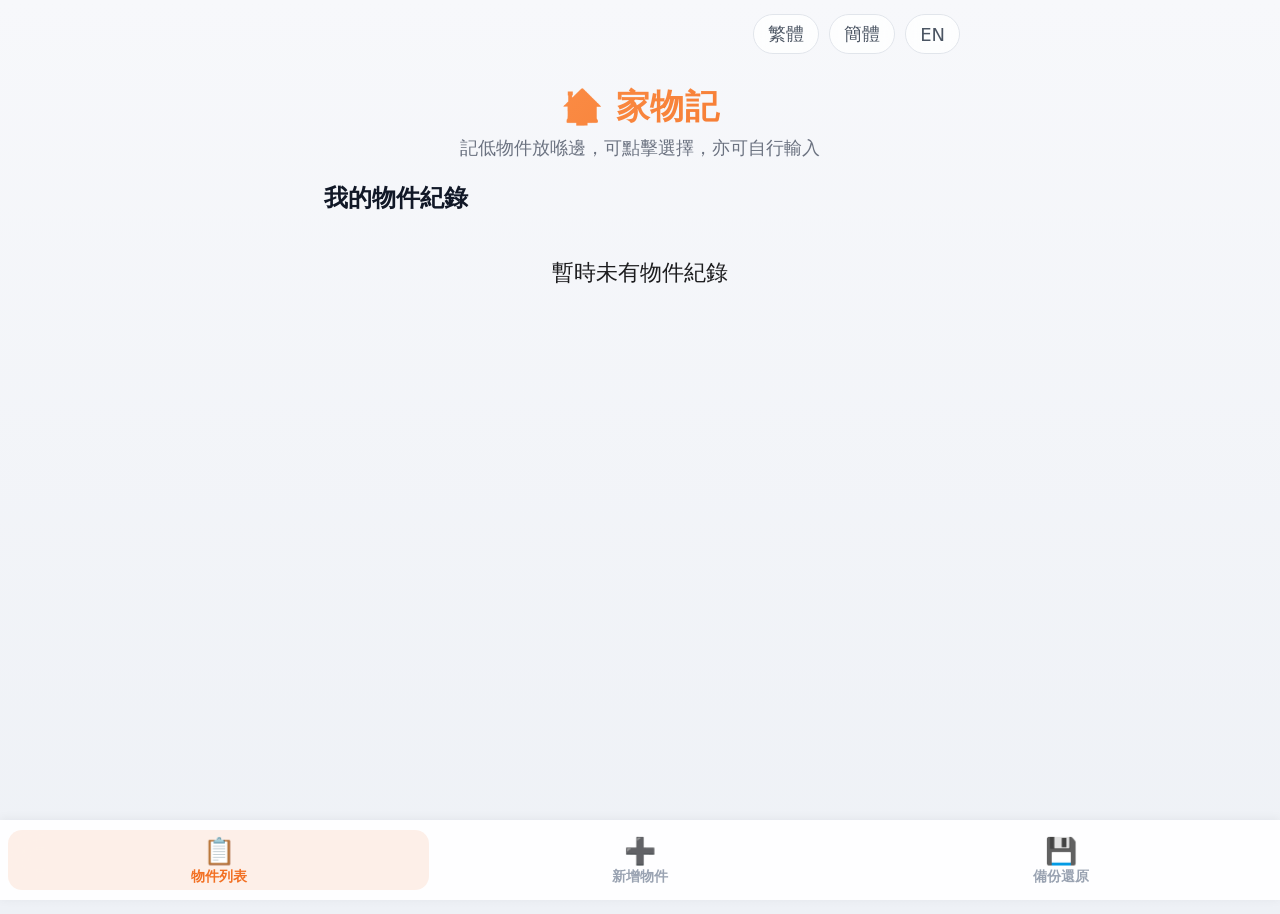
<file: index.html>
<!DOCTYPE html>
<html lang="zh-Hant">
<head>
  <meta charset="UTF-8" />
  <meta name="viewport" content="width=device-width, initial-scale=1.0, maximum-scale=1.0, user-scalable=no, viewport-fit=cover, interactive-widget=resizes-content" />
  <meta name="apple-mobile-web-app-capable" content="yes">
  <meta name="apple-mobile-web-app-status-bar-style" content="default">
  <title>HomeItemMemo｜家物記</title>
  <link rel="stylesheet" href="style.css">
  <link rel="icon" type="image/png" sizes="192x192" href="./icon-192.png">
<link rel="icon" type="image/png" sizes="512x512" href="./icon-512.png">
<link rel="manifest" href="./manifest.json">
<meta name="theme-color" content="#2563eb">
</head>
<body>
<div class="container">
  <!-- 語言切換 -->
  <div class="lang-switch">
    <button onclick="setLang('zh-hant')">繁體</button>
    <button onclick="setLang('zh-cn')">簡體</button>
    <button onclick="setLang('en')">EN</button>
  </div>
  <header>
    <h1>🏠 <span data-i18n="appTitle">家物記</span></h1>
    <p class="subtitle" data-i18n="subtitle">記低物件放喺邊，可點擊選擇，亦可自行輸入</p>
  </header>
  <!-- 頁面：查看所有物件（預設顯示） -->
  <div id="page-list" class="page">
    <h2 data-i18n="pageListTitle">我的物件紀錄</h2>
    <div id="item-list-container"></div>
  </div>
  <!-- 頁面：新增物件 -->
  <div id="page-add" class="page hidden">
    <h2 data-i18n="pageAddTitle">新增物件</h2>
    <p class="label" data-i18n="labelItemName">揀物件類別，或自己輸入物件名稱</p>
    <input id="custom-name-input" class="input-box" data-placeholder-i18n="phItemName" placeholder="自行輸入物件名稱（例如：老花眼鏡）">
    <div id="item-btn-grid" class="btn-grid">
    </div>
    <p class="label" data-i18n="labelPlace">揀存放位置，或自己輸入位置</p>
    <input id="custom-place-input" class="input-box" data-placeholder-i18n="phPlace" placeholder="自行輸入存放位置（例如：書房第二格櫃）">
    <div id="place-btn-grid" class="btn-grid">
    </div>
    <p class="label" data-i18n="labelPhoto">物件相片（可唔影）</p>
    <button class="big-secondary-btn" onclick="openCamera()">📷 <span data-i18n="btnCamera">拍攝相片</span></button>
    <div id="photo-preview-wrap" class="hidden">
      <img id="photo-preview" alt="物件相片">
      <button class="clear-photo-btn" onclick="clearTempPhoto()" data-i18n="btnClearPhoto">清除相片</button>
    </div>
    <div class="info-card">
      <p><span data-i18n="textItem">物件：</span><span id="tmp-name">未揀</span></p>
      <p><span data-i18n="textPlace">位置：</span><span id="tmp-place">未揀</span></p>
    </div>
    <button class="big-primary-btn save-btn" onclick="saveNewItem()">✅ <span data-i18n="btnSave">儲存呢項紀錄</span></button>
  </div>
  <!-- 頁面：備份還原 -->
  <div id="page-backup" class="page hidden">
    <h2 data-i18n="pageBackupTitle">資料備份與還原</h2>
    <p class="tip" data-i18n="tipBackup">建議定期備份，換手機可以還原翻紀錄</p>
    <button class="big-primary-btn" onclick="exportBackup()">📤 <span data-i18n="btnExport">匯出備份檔</span></button>
    <button class="big-secondary-btn" onclick="document.getElementById('import-file').click()">📥 <span data-i18n="btnImport">匯入備份檔</span></button>
    <input type="file" id="import-file" accept=".json" class="hidden" onchange="importBackup(event)">
    <!-- 贊助按鈕 -->
    <div style="margin-top:24px;border-top:1px solid #e5e7eb;padding-top:20px;">
      <button class="big-secondary-btn sponsor-button" onclick="openSponsorPage()">
        💛 <span data-i18n="btnSponsor">支持開發者</span>
      </button>
      <!-- 私隱政策按鈕【新增加】 -->
      <button id="privacyPolicyBtn" class="big-secondary-btn sponsor-button" style="margin-top:12px;">
        📄 私隱政策 Privacy Policy
      </button>
    </div>
  </div>
  <!-- 物件詳情彈窗 -->
  <div id="detail-modal" class="modal-wrap hidden">
    <div class="modal-box">
      <h3 id="modal-title"></h3>
      <div id="modal-photo-wrap" class="hidden">
        <img id="modal-photo">
      </div>
      <p id="modal-place"></p>
      <div class="modal-btn-row">
        <button class="del-modal-btn" onclick="deleteCurrentItem()">🗑 <span data-i18n="btnDelete">刪除</span></button>
        <button onclick="closeModal()"><span data-i18n="btnClose">關閉</span></button>
      </div>
    </div>
  </div>
</div>
<!-- 底部Tab欄 -->
<div class="bottom-tab-bar" id="tabBar">
  <div class="tab-item active" data-page="page-list">
    <div class="tab-icon">📋</div>
    <div class="tab-text" data-i18n="tabList">物件列表</div>
  </div>
  <div class="tab-item" data-page="page-add">
    <div class="tab-icon">➕</div>
    <div class="tab-text" data-i18n="tabAdd">新增物件</div>
  </div>
  <div class="tab-item" data-page="page-backup">
    <div class="tab-icon">💾</div>
    <div class="tab-text" data-i18n="tabBackup">備份還原</div>
  </div>
</div>
<script src="script.js"></script>
<script>
// 註冊PWA Service Worker
if ('serviceWorker' in navigator) {
  window.addEventListener('load', () => {
    navigator.serviceWorker.register('./sw.js')
      .catch(err => console.log("SW註冊失敗：", err));
  });
}
</script>
</body>
</html>
</file>
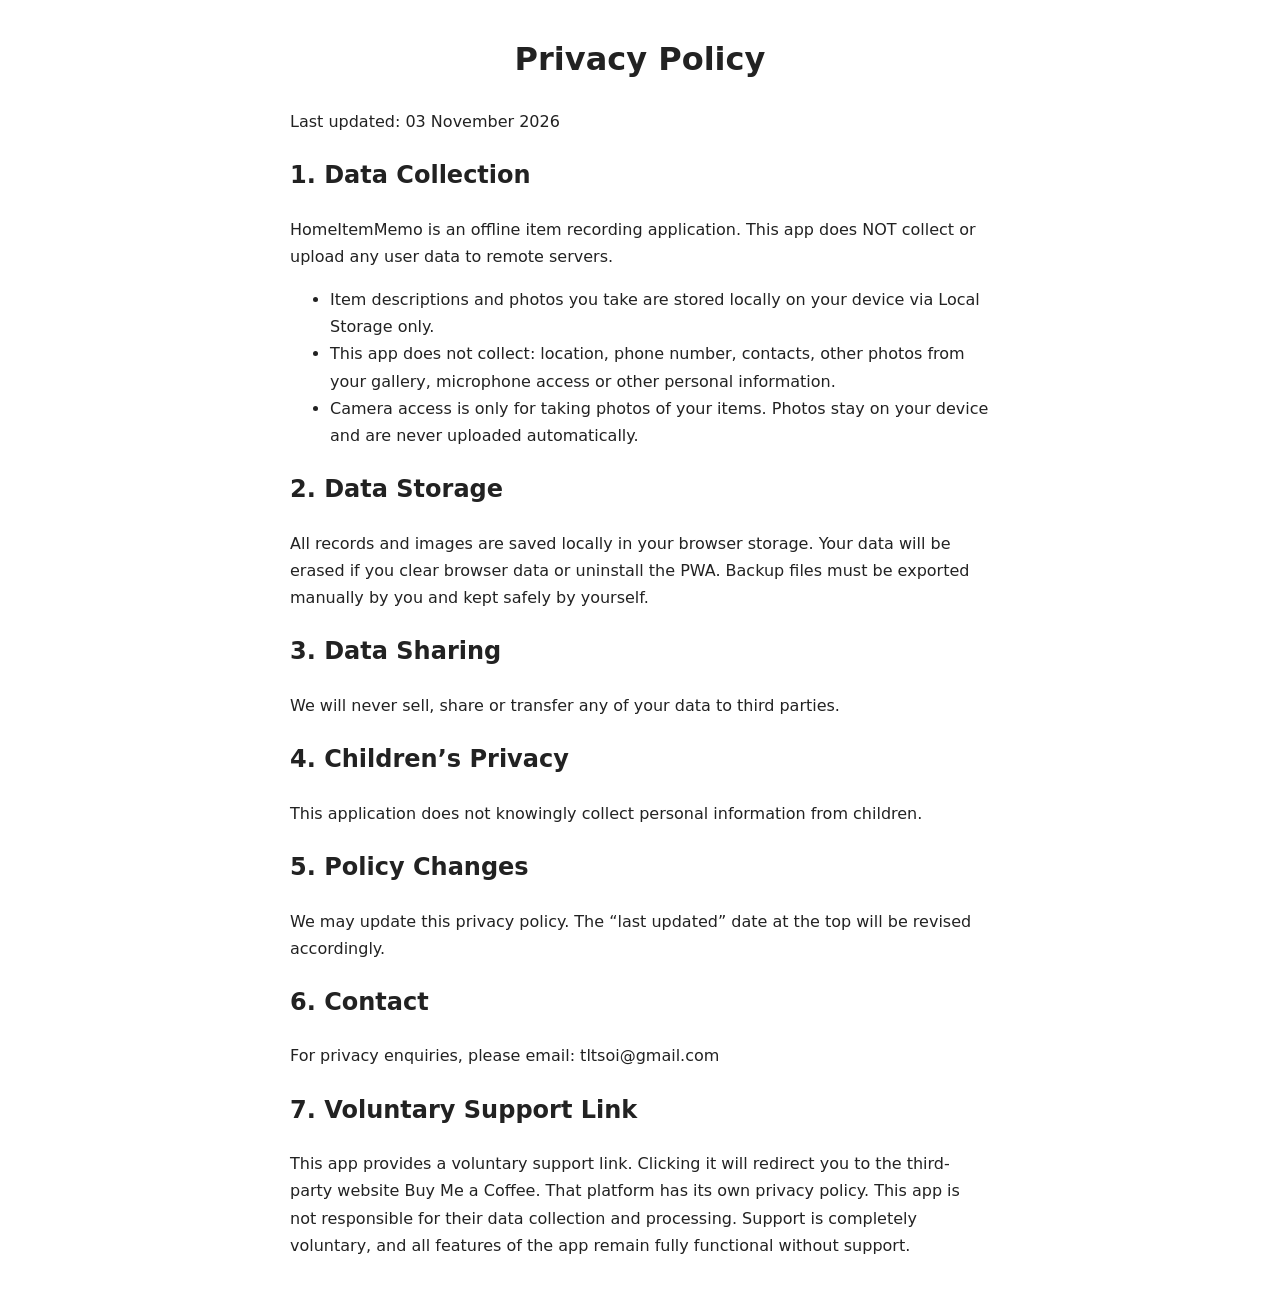
<file: privacy-en.html>
<!DOCTYPE html>
<html lang="en">
<head>
<meta charset="UTF-8">
<meta name="viewport" content="width=device-width, initial-scale=1.0">
<title>Privacy Policy | HomeItemMemo</title>
<style>
body{font-family:system-ui,sans-serif;max-width:700px;margin:2rem auto;padding:0 1rem;line-height:1.7;color:#222}
h1{text-align:center}
</style>
</head>
<body>
<h1>Privacy Policy</h1>
<p>Last updated: 03 November 2026</p>

<h2>1. Data Collection</h2>
<p>HomeItemMemo is an offline item recording application. This app does NOT collect or upload any user data to remote servers.</p>
<ul>
<li>Item descriptions and photos you take are stored locally on your device via Local Storage only.</li>
<li>This app does not collect: location, phone number, contacts, other photos from your gallery, microphone access or other personal information.</li>
<li>Camera access is only for taking photos of your items. Photos stay on your device and are never uploaded automatically.</li>
</ul>

<h2>2. Data Storage</h2>
<p>All records and images are saved locally in your browser storage. Your data will be erased if you clear browser data or uninstall the PWA. Backup files must be exported manually by you and kept safely by yourself.</p>

<h2>3. Data Sharing</h2>
<p>We will never sell, share or transfer any of your data to third parties.</p>

<h2>4. Children’s Privacy</h2>
<p>This application does not knowingly collect personal information from children.</p>

<h2>5. Policy Changes</h2>
<p>We may update this privacy policy. The “last updated” date at the top will be revised accordingly.</p>

<h2>6. Contact</h2>
<p>For privacy enquiries, please email: tltsoi@gmail.com</p>

<h2>7. Voluntary Support Link</h2>
<p>This app provides a voluntary support link. Clicking it will redirect you to the third-party website Buy Me a Coffee. That platform has its own privacy policy. This app is not responsible for their data collection and processing. Support is completely voluntary, and all features of the app remain fully functional without support.</p>

</body>
</html>
</file>
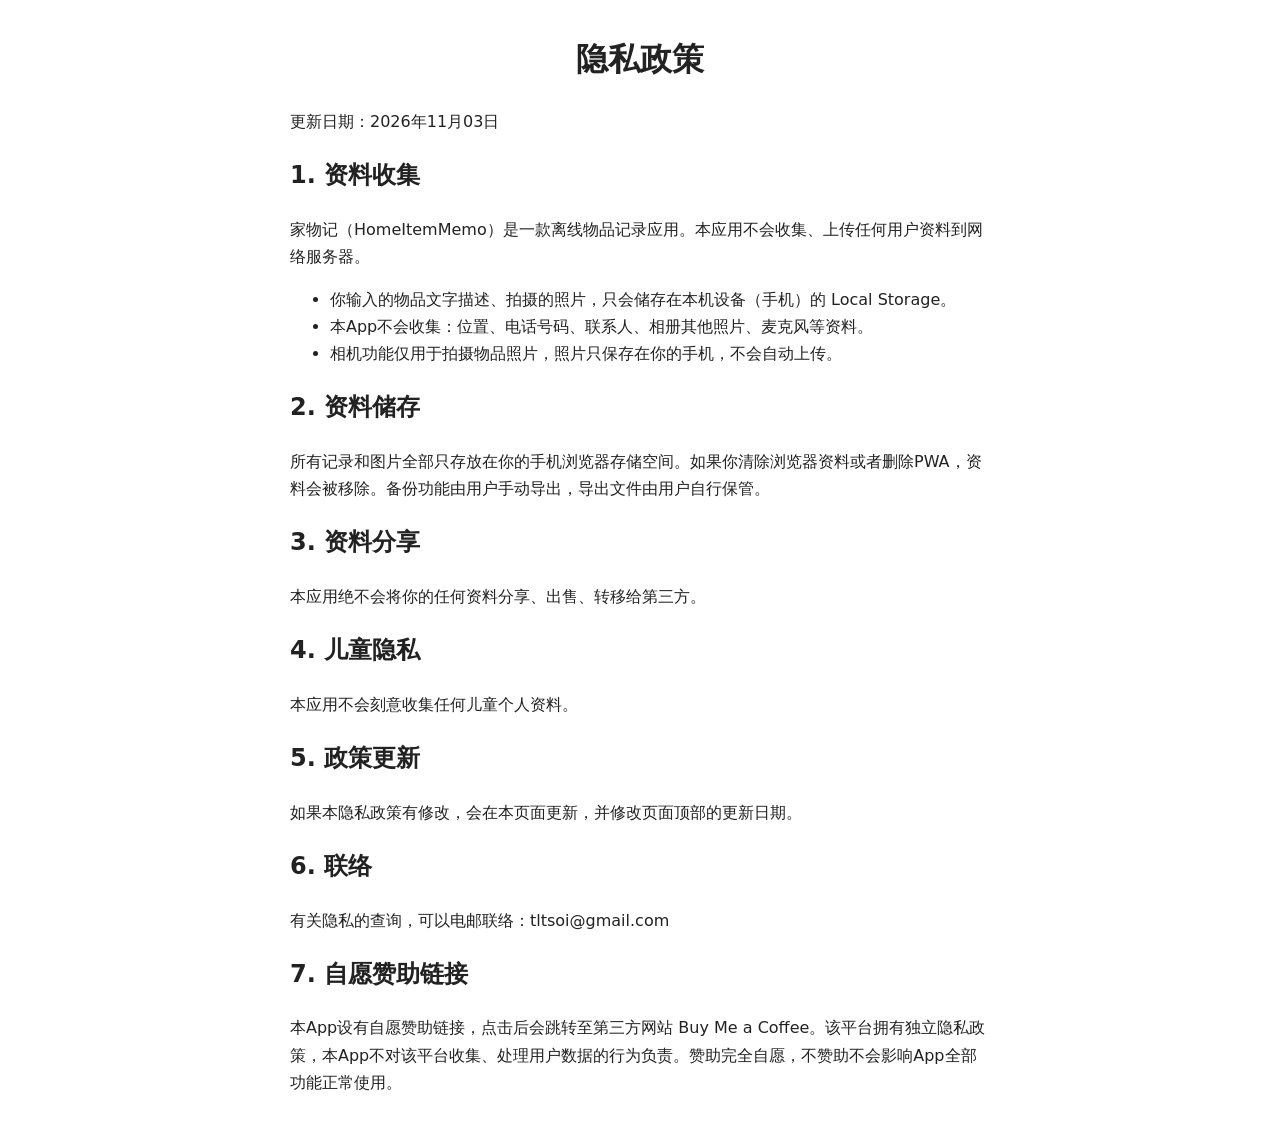
<file: privacy-zh.html>
<!DOCTYPE html>
<html lang="zh-CN">
<head>
<meta charset="UTF-8">
<meta name="viewport" content="width=device-width, initial-scale=1.0">
<title>隐私政策｜家物记 HomeItemMemo</title>
<style>
body{font-family:system-ui,sans-serif;max-width:700px;margin:2rem auto;padding:0 1rem;line-height:1.7;color:#222}
h1{text-align:center}
</style>
</head>
<body>
<h1>隐私政策</h1>
<p>更新日期：2026年11月03日</p>

<h2>1. 资料收集</h2>
<p>家物记（HomeItemMemo）是一款离线物品记录应用。本应用不会收集、上传任何用户资料到网络服务器。</p>
<ul>
<li>你输入的物品文字描述、拍摄的照片，只会储存在本机设备（手机）的 Local Storage。</li>
<li>本App不会收集：位置、电话号码、联系人、相册其他照片、麦克风等资料。</li>
<li>相机功能仅用于拍摄物品照片，照片只保存在你的手机，不会自动上传。</li>
</ul>

<h2>2. 资料储存</h2>
<p>所有记录和图片全部只存放在你的手机浏览器存储空间。如果你清除浏览器资料或者删除PWA，资料会被移除。备份功能由用户手动导出，导出文件由用户自行保管。</p>

<h2>3. 资料分享</h2>
<p>本应用绝不会将你的任何资料分享、出售、转移给第三方。</p>

<h2>4. 儿童隐私</h2>
<p>本应用不会刻意收集任何儿童个人资料。</p>

<h2>5. 政策更新</h2>
<p>如果本隐私政策有修改，会在本页面更新，并修改页面顶部的更新日期。</p>

<h2>6. 联络</h2>
<p>有关隐私的查询，可以电邮联络：tltsoi@gmail.com</p>

<h2>7. 自愿赞助链接</h2>
<p>本App设有自愿赞助链接，点击后会跳转至第三方网站 Buy Me a Coffee。该平台拥有独立隐私政策，本App不对该平台收集、处理用户数据的行为负责。赞助完全自愿，不赞助不会影响App全部功能正常使用。</p>

</body>
</html>
</file>
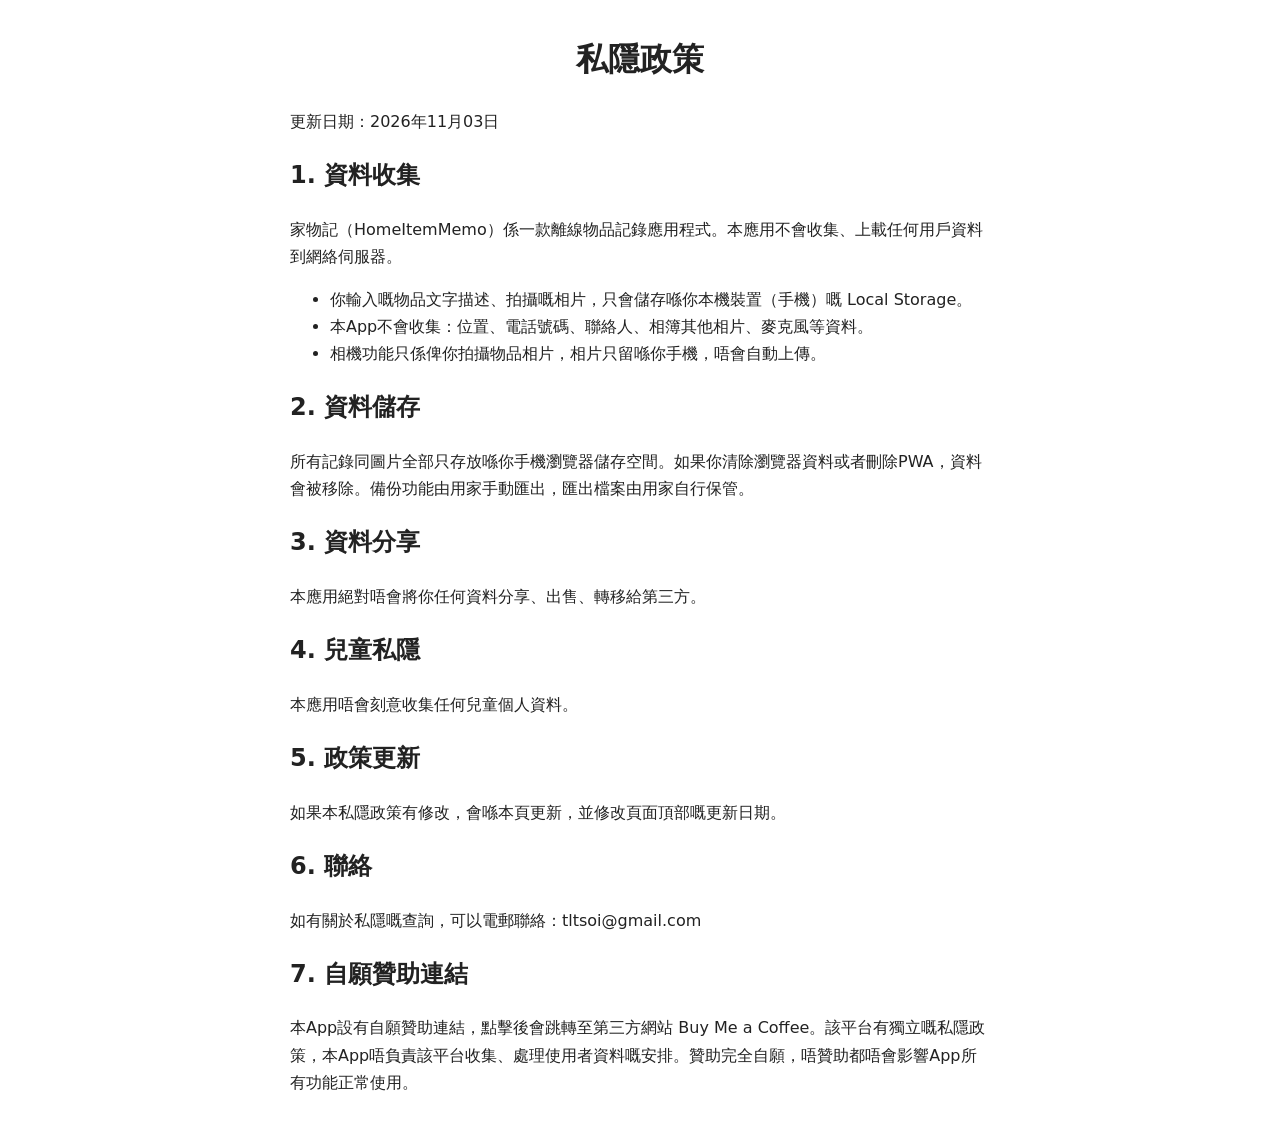
<file: privacy.html>
<!DOCTYPE html>
<html lang="zh-Hant">
<head>
<meta charset="UTF-8">
<meta name="viewport" content="width=device-width, initial-scale=1.0">
<title>私隱政策｜家物記 HomeItemMemo</title>
<style>
body{font-family:system-ui,sans-serif;max-width:700px;margin:2rem auto;padding:0 1rem;line-height:1.7;color:#222}
h1{text-align:center}
</style>
</head>
<body>
<h1>私隱政策</h1>
<p>更新日期：2026年11月03日</p>

<h2>1. 資料收集</h2>
<p>家物記（HomeItemMemo）係一款離線物品記錄應用程式。本應用不會收集、上載任何用戶資料到網絡伺服器。</p>
<ul>
<li>你輸入嘅物品文字描述、拍攝嘅相片，只會儲存喺你本機裝置（手機）嘅 Local Storage。</li>
<li>本App不會收集：位置、電話號碼、聯絡人、相簿其他相片、麥克風等資料。</li>
<li>相機功能只係俾你拍攝物品相片，相片只留喺你手機，唔會自動上傳。</li>
</ul>

<h2>2. 資料儲存</h2>
<p>所有記錄同圖片全部只存放喺你手機瀏覽器儲存空間。如果你清除瀏覽器資料或者刪除PWA，資料會被移除。備份功能由用家手動匯出，匯出檔案由用家自行保管。</p>

<h2>3. 資料分享</h2>
<p>本應用絕對唔會將你任何資料分享、出售、轉移給第三方。</p>

<h2>4. 兒童私隱</h2>
<p>本應用唔會刻意收集任何兒童個人資料。</p>

<h2>5. 政策更新</h2>
<p>如果本私隱政策有修改，會喺本頁更新，並修改頁面頂部嘅更新日期。</p>

<h2>6. 聯絡</h2>
<p>如有關於私隱嘅查詢，可以電郵聯絡：tltsoi@gmail.com</p>

<h2>7. 自願贊助連結</h2>
<p>本App設有自願贊助連結，點擊後會跳轉至第三方網站 Buy Me a Coffee。該平台有獨立嘅私隱政策，本App唔負責該平台收集、處理使用者資料嘅安排。贊助完全自願，唔贊助都唔會影響App所有功能正常使用。</p>

</body>
</html>
</file>
<file: style.css>
* {
  box-sizing: border-box;
  margin: 0;
  padding: 0;
  font-family: system-ui, -apple-system, BlinkMacSystemFont, "Segoe UI", sans-serif;
  -webkit-tap-highlight-color: transparent;
}
html, body {
  min-height: 100dvh;
}
body {
  background: linear-gradient(180deg, #f7f8fb 0%, #eef1f6 100%);
  color: #1c1c1e;
  padding-top: env(safe-area-inset-top);
  padding-bottom: calc(92px + env(safe-area-inset-bottom));
  padding-left: max(16px, env(safe-area-inset-left));
  padding-right: max(16px, env(safe-area-inset-right));
  font-size: 22px;
}
body.modal-open {
  overflow: hidden;
}
.container {
  max-width: 640px;
  margin: 0 auto;
  padding-bottom: 12px;
}
/* ---------- 語言切換 ---------- */
.lang-switch {
  display: flex;
  gap: 10px;
  justify-content: flex-end;
  margin: 14px 0 12px;
}
.lang-switch button {
  font-size: 18px;
  padding: 7px 14px;
  border: 1px solid #e1e5eb;
  border-radius: 999px;
  background: rgba(255, 255, 255, 0.78);
  color: #4b5563;
  backdrop-filter: blur(8px);
  touch-action: manipulation;
  transition: transform 120ms ease-out, background-color 120ms ease-out;
}
.lang-switch button:active {
  transform: scale(0.95);
  background: #ffffff;
}
/* ---------- 標題 ---------- */
header {
  padding: 18px 4px 14px;
}
header h1 {
  text-align: center;
  font-size: 34px;
  font-weight: 800;
  letter-spacing: 0.5px;
  background: linear-gradient(135deg, #ff9a56 0%, #f27024 100%);
  -webkit-background-clip: text;
  background-clip: text;
  color: transparent;
  margin-bottom: 6px;
}
.subtitle {
  text-align: center;
  font-size: 18px;
  color: #6b7280;
  margin-bottom: 8px;
}
/* ---------- 頁面 ---------- */
.page {
  display: block;
}
.hidden {
  display: none !important;
}
h2 {
  font-size: 24px;
  font-weight: 700;
  color: #111827;
  margin-bottom: 14px;
  padding-left: 4px;
}
.label {
  font-size: 20px;
  font-weight: 600;
  color: #374151;
  margin: 18px 4px 10px;
}
/* ---------- 輸入框 ---------- */
.input-box {
  width: 100%;
  font-size: 21px;
  padding: 15px 12px; /* 左右padding由16px減到12px，騰多啲空間 */
  border: 1px solid #e5e7eb;
  border-radius: 16px;
  margin-bottom: 12px;
  background: #ffffff;
  outline: none;
  appearance: none;
  transition: border-color 140ms, box-shadow 140ms;
}
.input-box:focus {
  border-color: #f27024;
  box-shadow: 0 0 4px rgba(242, 112, 36, 0.12);
}
.input-box::placeholder {
  font-size: 16px;  /* placeholder細過輸入文字，唔會逼住 */
  color: #999;
}
/* ---------- 按鈕網格 ---------- */
.btn-grid {
  display: grid;
  grid-template-columns: 1fr 1fr;
  gap: 12px;
  margin-bottom: 8px;
}
.btn-grid button {
  padding: 16px 10px;
  border: none;
  border-radius: 16px;
  background: #ffffff;
  color: #374151;
  font-size: 19px;
  font-weight: 500;
  box-shadow: 0 1px 2px rgba(17, 24, 39, 0.04), 0 4px 12px rgba(17, 24, 39, 0.04);
  touch-action: manipulation;
  transition: transform 120ms ease-out, background-color 120ms ease-out;
}
.btn-grid button:active {
  transform: scale(0.96);
  background: #fff7f2;
}
/* ---------- 主按鈕 ---------- */
.big-primary-btn {
  width: 100%;
  padding: 20px;
  margin: 14px 0 10px;
  border: none;
  border-radius: 18px;
  background: linear-gradient(135deg, #ff9a56 0%, #f27024 100%);
  color: #ffffff;
  font-size: 24px;
  font-weight: 700;
  letter-spacing: 0.3px;
  box-shadow: 0 8px 20px rgba(242, 112, 36, 0.28);
  touch-action: manipulation;
  transition: transform 120ms ease-out, box-shadow 120ms ease-out;
}
.big-primary-btn:active {
  transform: scale(0.97);
  box-shadow: 0 4px 12px rgba(242, 112, 36, 0.22);
}
.big-secondary-btn {
  width: 100%;
  padding: 18px;
  margin: 10px 0;
  border: none;
  border-radius: 18px;
  background: #ffffff;
  color: #4b5563;
  font-size: 22px;
  font-weight: 600;
  box-shadow: 0 1px 2px rgba(17, 24, 39, 0.04), 0 4px 12px rgba(17, 24, 39, 0.04);
  touch-action: manipulation;
  transition: transform 120ms ease-out, background-color 120ms ease-out;
}
.big-secondary-btn:active {
  transform: scale(0.97);
  background: #f9fafb;
}
.save-btn {
  background: linear-gradient(135deg, #34c759 0%, #27a844 100%);
  color: #ffffff;
  box-shadow: 0 8px 20px rgba(39, 168, 68, 0.28);
}
.save-btn:active {
  box-shadow: 0 4px 12px rgba(39, 168, 68, 0.22);
}
/* ====== 贊助按鈕樣式 ====== */
.sponsor-button {
  background-color: #fffbf5;
  color:#92400e;
  border:1px solid #fed7aa;
}
.sponsor-button:active{
  background-color:#fff1e0;
}
/* ---------- 資訊卡 ---------- */
.info-card {
  border: 1px solid #e5e7eb;
  border-radius: 20px;
  padding: 18px;
  margin: 20px 0 12px;
  background: rgba(255, 255, 255, 0.85);
  backdrop-filter: blur(10px);
}
.info-card p {
  display: flex;
  justify-content: space-between;
  font-size: 19px;
  color: #374151;
  margin: 6px 0;
}
.info-card span:last-child {
  font-weight: 700;
  color: #111827;
}
/* ---------- 相片預覽 ---------- */
#photo-preview-wrap {
  margin-top: 10px;
}
#photo-preview-wrap img,
#modal-photo-wrap img {
  width: 100%;
  max-height: 50vh;
  object-fit: contain;
  border-radius: 18px;
  margin: 10px 0;
  display: block;
  background: #f3f4f6;
  box-shadow: 0 4px 14px rgba(17, 24, 39, 0.06);
}
.clear-photo-btn {
  width: 100%;
  padding: 14px;
  border: none;
  border-radius: 14px;
  background: #fff1f0;
  color: #e11d48;
  font-size: 19px;
  font-weight: 600;
  margin-top: 6px;
  touch-action: manipulation;
  transition: transform 120ms ease-out, background-color 120ms ease-out;
}
.clear-photo-btn:active {
  transform: scale(0.97);
  background: #ffe4e1;
}
/* ---------- 列表卡片 ---------- */
.item-card {
  display: flex;
  align-items: center;
  justify-content: space-between;
  border-radius: 18px;
  padding: 16px 14px;
  margin-bottom: 10px;
  background: #ffffff;
  box-shadow: 0 1px 2px rgba(17, 24, 39, 0.04), 0 4px 14px rgba(17, 24, 39, 0.04);
  touch-action: manipulation;
  transition: transform 120ms ease-out, background-color 120ms ease-out;
  cursor: pointer;
}
.item-card:active {
  transform: scale(0.985);
  background-color: #fff7f2;
}
.item-card-text {
  flex-grow: 1;
}
.item-name {
  font-size: 21px;
  font-weight: 700;
  color: #111827;
  margin-bottom: 4px;
}
.item-location {
  font-size: 17px;
  color: #6b7280;
}
.item-card-arrow {
  font-size: 24px;
  color: #d1d5db;
  padding-left: 8px;
}
/* ---------- 彈窗 ---------- */
.modal-wrap {
  position: fixed;
  inset: 0;
  background: rgba(17, 24, 39, 0.45);
  display: flex;
  align-items: center;
  justify-content: center;
  padding: 16px;
  padding-top: env(safe-area-inset-top);
  padding-bottom: env(safe-area-inset-bottom);
  opacity: 0;
  pointer-events: none;
  transition: opacity 180ms ease-out;
  z-index: 100;
}
.modal-wrap:not(.hidden) {
  opacity: 1;
  pointer-events: auto;
}
.modal-box {
  background: #ffffff;
  border-radius: 24px;
  width: 100%;
  max-width: 520px;
  max-height: 86vh;
  overflow-y: auto;
  padding: 22px;
  transform: scale(0.93);
  transition: transform 180ms ease-out;
}
.modal-wrap:not(.hidden) .modal-box {
  transform: scale(1);
}
.modal-box h3 {
  font-size: 24px;
  font-weight: 800;
  color: #111827;
  margin-bottom: 10px;
}
.modal-box p {
  font-size: 19px;
  color: #4b5563;
  margin: 8px 0;
}
.modal-btn-row {
  margin-top: 18px;
  display: flex;
  gap: 12px;
}
.modal-btn-row button {
  flex: 1;
  padding: 14px;
  font-size: 21px;
  border-radius: 14px;
  border: none;
  font-weight: 600;
  touch-action: manipulation;
  transition: transform 120ms ease-out, opacity 120ms;
}
.modal-btn-row button:active {
  transform: scale(0.96);
  opacity: 0.88;
}
.modal-btn-row button:first-child {
  background: #fff1f0;
  color: #e11d48;
}
.modal-btn-row button:last-child {
  background: #f3f4f6;
  color: #374151;
}
.del-modal-btn {
  background: #e53935;
  color: white;
}
/* ---------- 提示文字 ---------- */
.tip {
  color: #6b7280;
  font-size: 17px;
  margin: 6px 0 18px;
  padding-left: 4px;
}
/* ---------- 底部 Tab ---------- */
.bottom-tab-bar {
  position: fixed;
  left: 0;
  right: 0;
  bottom: 0;
  display: flex;
  background: rgba(255, 255, 255, 0.92);
  backdrop-filter: blur(18px);
  padding: 10px 8px calc(10px + env(safe-area-inset-bottom));
  box-shadow: 0 -1px 10px rgba(17, 24, 39, 0.06);
  transform: translateY(0);
  transition: transform 240ms ease-out;
  z-index: 90;
}
.bottom-tab-bar.tab-hide {
  transform: translateY(100%);
}
.tab-item {
  flex: 1;
  text-align: center;
  padding: 6px 4px 4px;
  touch-action: manipulation;
  cursor: pointer;
  color: #9aa3b2;
  border-radius: 14px;
  transition: background-color 140ms, color 140ms, transform 120ms;
}
.tab-item:active {
  transform: scale(0.94);
}
.tab-item.active {
  color: #f27024;
  background: rgba(242, 112, 36, 0.1);
}
.tab-icon {
  font-size: 26px;
  margin-bottom: 2px;
}
.tab-text {
  font-size: 14px;
  font-weight: 600;
}
/* ---------- 空狀態 ---------- */
.empty-state {
  text-align: center;
  padding: 40px 20px;
  color: #9aa3b2;
  font-size: 18px;
}
/* 將Netlify浮標移到畫面外，唔會遮擋底部按鈕 */
.netlify-badge {
  position: fixed !important;
  bottom: -100px !important;
}

/* 底部導航欄：拉高、加底部安全邊距，放大字體，適合長者點擊 */
.bottom-nav {
  position: fixed;
  bottom: 0;
  left: 0;
  width: 100%;
  height: 90px;
  padding-bottom: 20px; /* 預留安全空間，防止被瀏覽器/浮水印遮擋 */
  display: flex;
  justify-content: space-around;
  align-items: center;
  background: #ffffff;
  border-top: 1px solid #e5e5e5;
  font-size: 18px;
}

/* 底部每個Tab按鈕加大觸控範圍，長者更容易點中 */
.bottom-nav button {
  padding:12px 16px;
  min-width:90px;
  border:0;
  background:transparent;
  font-size:18px;
}

/* 成頁內容向上移，避免內容被底部導航遮蓋 */
body {
  padding-bottom: 110px !important;
}
</file>
